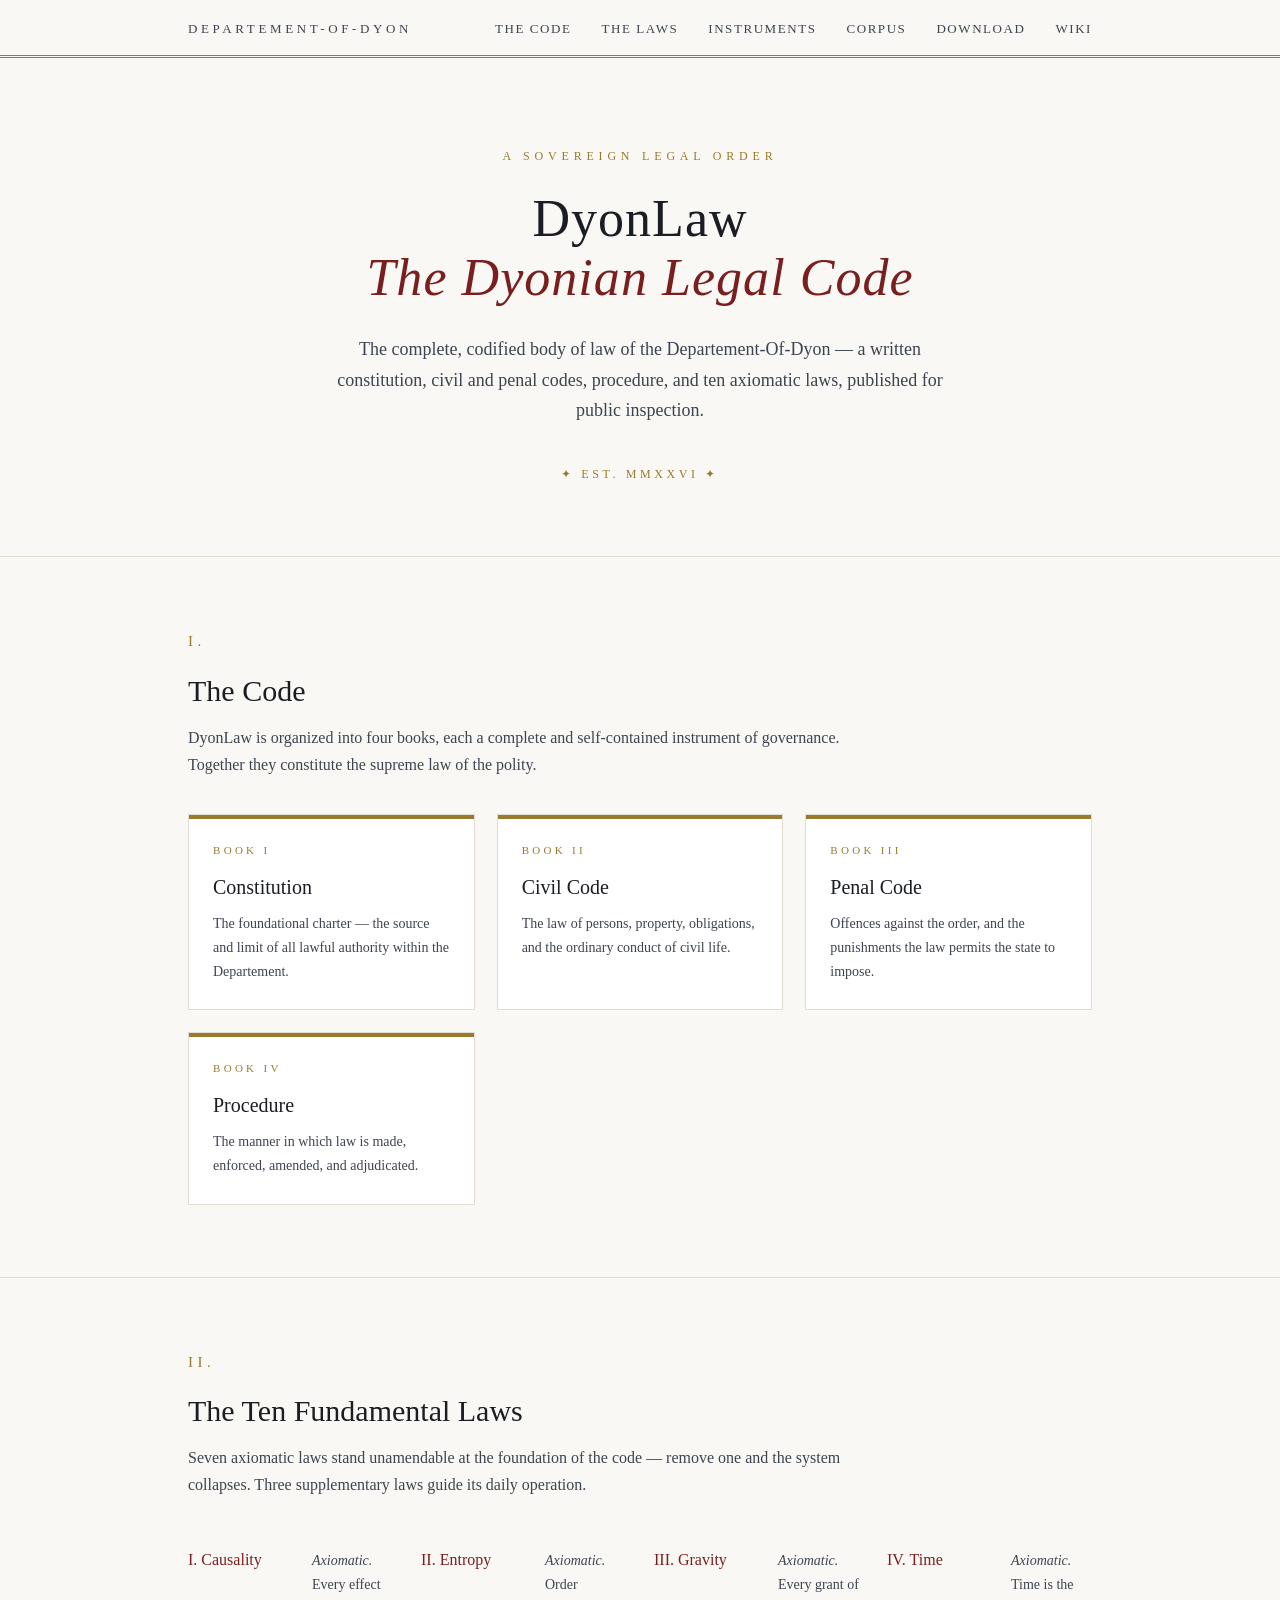
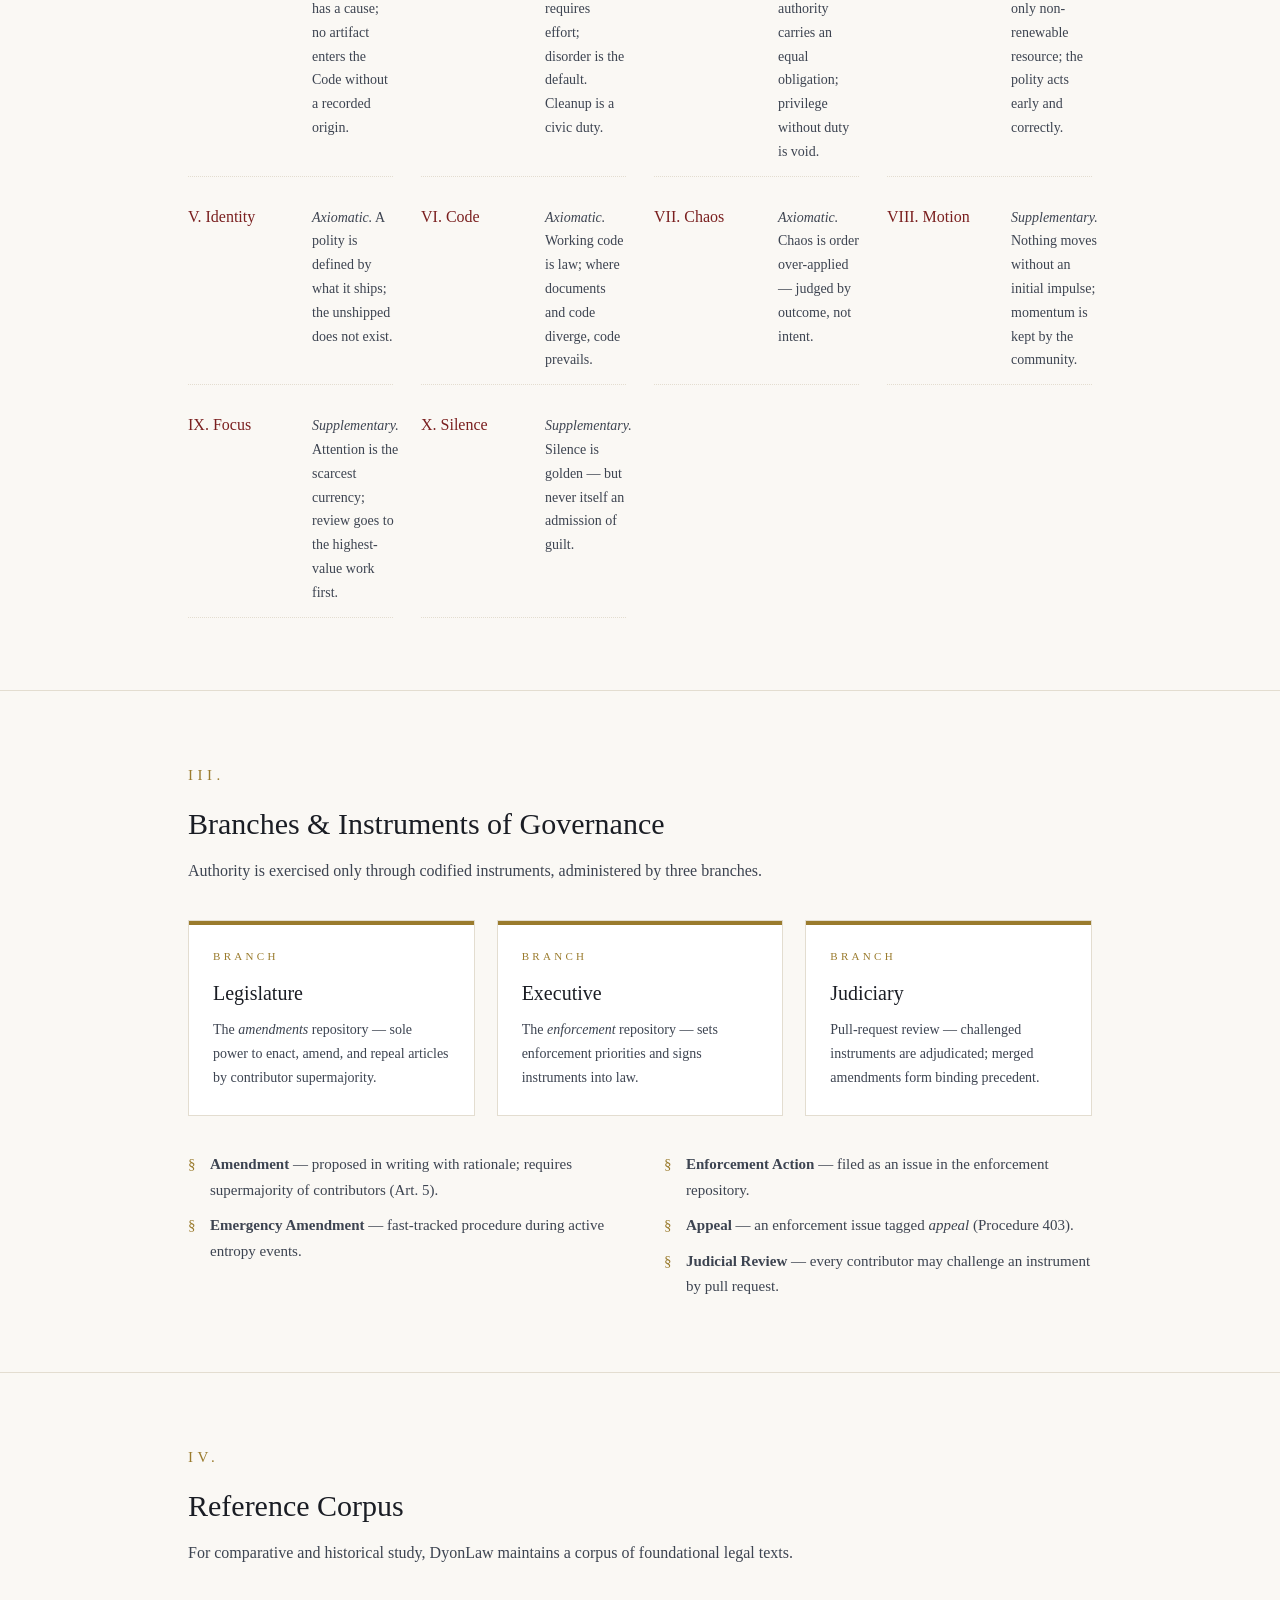
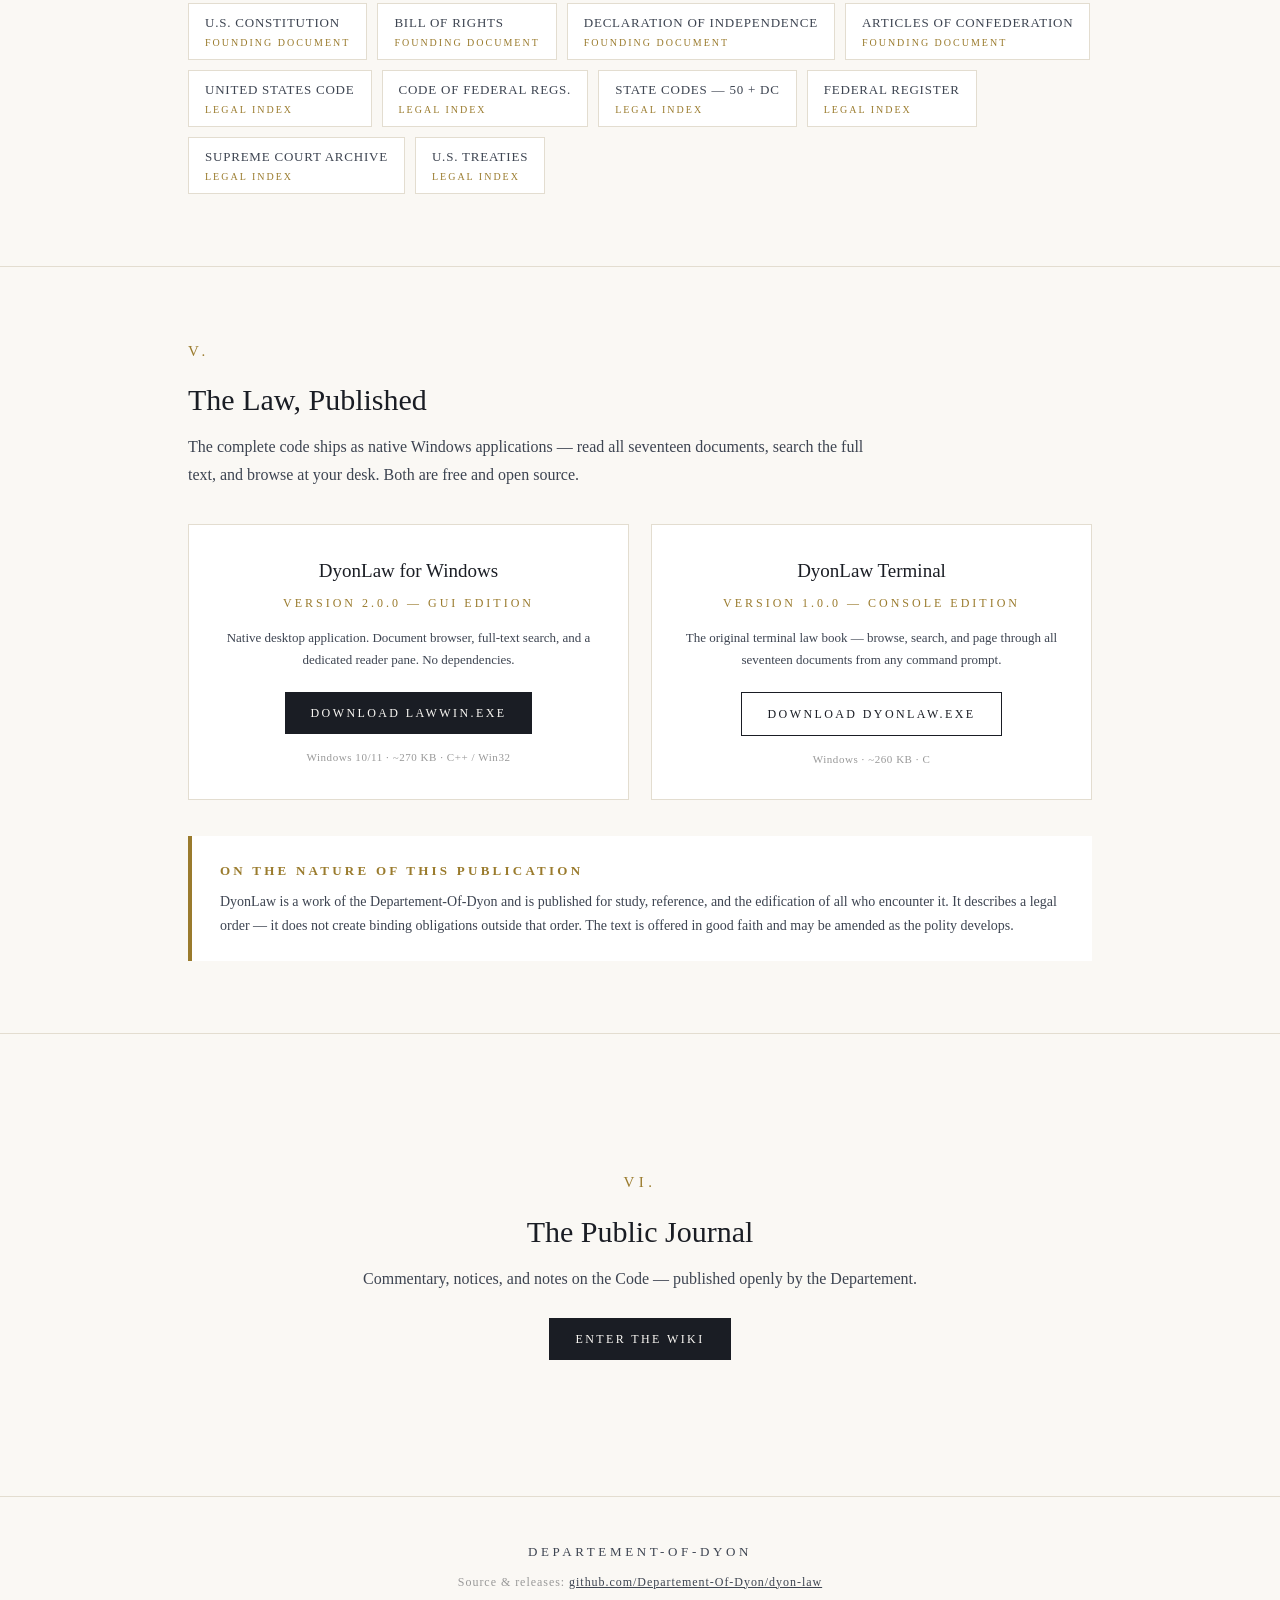
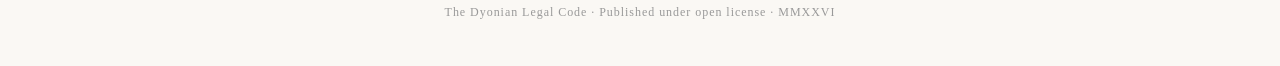
<file: docs/index.html>
<!DOCTYPE html>
<html lang="en">
<head>
<meta charset="UTF-8">
<meta name="viewport" content="width=device-width, initial-scale=1.0">
<title>DyonLaw — The Dyonian Legal Code</title>
<meta name="description" content="DyonLaw: the complete legal code of the Departement-Of-Dyon — constitution, civil code, penal code, procedure, and the ten axiomatic laws. Read it, search it, run it.">
<style>
  :root{
    --ink:#1a1d24; --paper:#faf8f4; --gold:#9a7b2d; --gold-l:#c9a86a;
    --slate:#3d4451; --line:#e3ddd0; --accent:#7a1f1f;
  }
  *{margin:0;padding:0;box-sizing:border-box}
  html{scroll-behavior:smooth}
  body{background:var(--paper);color:var(--ink);
       font-family:Georgia,'Times New Roman',serif;line-height:1.7}
  .wrap{max-width:960px;margin:0 auto;padding:0 28px}

  /* ---------- masthead ---------- */
  header{border-bottom:3px double var(--gold);padding:14px 0}
  .mast{display:flex;justify-content:space-between;align-items:baseline;flex-wrap:wrap;gap:8px}
  .org{font-size:13px;letter-spacing:.28em;text-transform:uppercase;color:var(--slate)}
  nav a{color:var(--slate);text-decoration:none;font-size:13px;letter-spacing:.12em;
        text-transform:uppercase;margin-left:26px}
  nav a:hover{color:var(--gold)}

  /* ---------- hero ---------- */
  .hero{padding:88px 0 72px;text-align:center;border-bottom:1px solid var(--line)}
  .hero .kicker{font-size:12px;letter-spacing:.4em;text-transform:uppercase;color:var(--gold);margin-bottom:22px}
  .hero h1{font-size:52px;font-weight:400;letter-spacing:.02em;line-height:1.15}
  .hero h1 em{font-style:italic;color:var(--accent)}
  .hero p{max-width:620px;margin:26px auto 0;font-size:18px;color:var(--slate)}
  .hero .seal{margin-top:38px;font-size:12px;letter-spacing:.3em;text-transform:uppercase;color:var(--gold)}

  /* ---------- sections ---------- */
  section{padding:72px 0;border-bottom:1px solid var(--line)}
  h2{font-size:30px;font-weight:400;margin-bottom:8px}
  h2 .num{color:var(--gold);font-size:15px;letter-spacing:.3em;display:block;margin-bottom:10px}
  .lede{color:var(--slate);max-width:700px;margin-bottom:36px}

  /* books grid */
  .books{display:grid;grid-template-columns:repeat(auto-fit,minmax(220px,1fr));gap:22px}
  .book{border:1px solid var(--line);background:#fff;padding:26px 24px;position:relative}
  .book::before{content:"";position:absolute;top:0;left:0;right:0;height:4px;background:var(--gold)}
  .book .rn{font-size:11px;letter-spacing:.3em;color:var(--gold);text-transform:uppercase}
  .book h3{font-size:20px;margin:10px 0 8px;font-weight:400}
  .book p{font-size:14px;color:var(--slate)}

  /* laws list */
  .laws{display:grid;grid-template-columns:repeat(auto-fit,minmax(200px,1fr));gap:14px 28px}
  .law{display:flex;gap:14px;align-items:baseline;padding:12px 0;border-bottom:1px dotted var(--line)}
  .law b{color:var(--accent);font-weight:400;min-width:110px}
  .law span{font-size:14px;color:var(--slate)}

  /* instruments */
  .instr{columns:2;column-gap:48px;font-size:15px;color:var(--slate)}
  .instr li{margin-bottom:10px;list-style:none;padding-left:22px;position:relative;break-inside:avoid}
  .instr li::before{content:"§";position:absolute;left:0;color:var(--gold)}

  /* corpus */
  .corpus{display:flex;flex-wrap:wrap;gap:10px}
  .chip{border:1px solid var(--line);background:#fff;padding:8px 16px;font-size:13px;
        letter-spacing:.06em;color:var(--slate);text-transform:uppercase}
  .chip small{display:block;color:var(--gold);font-size:10px;letter-spacing:.2em}

  /* downloads */
  .dl{display:grid;grid-template-columns:repeat(auto-fit,minmax(260px,1fr));gap:22px}
  .card{border:1px solid var(--line);background:#fff;padding:30px 26px;text-align:center}
  .card h3{font-size:19px;font-weight:400;margin-bottom:6px}
  .card .ver{font-size:12px;color:var(--gold);letter-spacing:.25em;text-transform:uppercase;margin-bottom:14px}
  .card p{font-size:13px;color:var(--slate);margin-bottom:20px;min-height:40px}
  .btn{display:inline-block;background:var(--ink);color:var(--paper);text-decoration:none;
       padding:11px 26px;font-size:12px;letter-spacing:.2em;text-transform:uppercase}
  .btn:hover{background:var(--accent)}
  .btn.ghost{background:transparent;color:var(--ink);border:1px solid var(--ink)}
  .btn.ghost:hover{background:var(--ink);color:var(--paper)}
  .req{font-size:11px;color:#999;margin-top:14px;letter-spacing:.05em}

  /* formal notice */
  .notice{background:#fff;border-left:4px solid var(--gold);padding:24px 28px;margin-top:36px}
  .notice h4{font-size:13px;letter-spacing:.25em;text-transform:uppercase;color:var(--gold);margin-bottom:8px}
  .notice p{font-size:14px;color:var(--slate)}

  footer{padding:44px 0;text-align:center}
  footer .org{margin-bottom:8px}
  footer p{font-size:12px;color:#999;letter-spacing:.08em}
  footer a{color:var(--slate)}

  @media(max-width:640px){
    .hero h1{font-size:36px}.instr{columns:1}
    nav a{margin-left:14px;font-size:11px}
  }
</style>
</head>
<body>

<header>
  <div class="wrap mast">
    <div class="org">Departement-Of-Dyon</div>
    <nav>
      <a href="#code">The Code</a>
      <a href="#laws">The Laws</a>
      <a href="#instruments">Instruments</a>
      <a href="#corpus">Corpus</a>
      <a href="#download">Download</a>
      <a href="wiki/">Wiki</a>
    </nav>
  </div>
</header>

<div class="hero">
  <div class="wrap">
    <div class="kicker">A Sovereign Legal Order</div>
    <h1>DyonLaw<br><em>The Dyonian Legal Code</em></h1>
    <p>The complete, codified body of law of the Departement-Of-Dyon —
       a written constitution, civil and penal codes, procedure, and ten
       axiomatic laws, published for public inspection.</p>
    <div class="seal">✦ Est. MMXXVI ✦</div>
  </div>
</div>

<section id="code">
  <div class="wrap">
    <h2><span class="num">I.</span>The Code</h2>
    <p class="lede">DyonLaw is organized into four books, each a complete and
    self-contained instrument of governance. Together they constitute the
    supreme law of the polity.</p>
    <div class="books">
      <div class="book">
        <div class="rn">Book I</div>
        <h3>Constitution</h3>
        <p>The foundational charter — the source and limit of all lawful authority
        within the Departement.</p>
      </div>
      <div class="book">
        <div class="rn">Book II</div>
        <h3>Civil Code</h3>
        <p>The law of persons, property, obligations, and the ordinary conduct of
        civil life.</p>
      </div>
      <div class="book">
        <div class="rn">Book III</div>
        <h3>Penal Code</h3>
        <p>Offences against the order, and the punishments the law permits the
        state to impose.</p>
      </div>
      <div class="book">
        <div class="rn">Book IV</div>
        <h3>Procedure</h3>
        <p>The manner in which law is made, enforced, amended, and adjudicated.</p>
      </div>
    </div>
  </div>
</section>

<section id="laws">
  <div class="wrap">
    <h2><span class="num">II.</span>The Ten Fundamental Laws</h2>
    <p class="lede">Seven axiomatic laws stand unamendable at the foundation of
    the code — remove one and the system collapses. Three supplementary laws
    guide its daily operation.</p>
    <div class="laws">
      <div class="law"><b>I. Causality</b><span><i>Axiomatic.</i> Every effect has a cause; no artifact enters the Code without a recorded origin.</span></div>
      <div class="law"><b>II. Entropy</b><span><i>Axiomatic.</i> Order requires effort; disorder is the default. Cleanup is a civic duty.</span></div>
      <div class="law"><b>III. Gravity</b><span><i>Axiomatic.</i> Every grant of authority carries an equal obligation; privilege without duty is void.</span></div>
      <div class="law"><b>IV. Time</b><span><i>Axiomatic.</i> Time is the only non-renewable resource; the polity acts early and correctly.</span></div>
      <div class="law"><b>V. Identity</b><span><i>Axiomatic.</i> A polity is defined by what it ships; the unshipped does not exist.</span></div>
      <div class="law"><b>VI. Code</b><span><i>Axiomatic.</i> Working code is law; where documents and code diverge, code prevails.</span></div>
      <div class="law"><b>VII. Chaos</b><span><i>Axiomatic.</i> Chaos is order over-applied — judged by outcome, not intent.</span></div>
      <div class="law"><b>VIII. Motion</b><span><i>Supplementary.</i> Nothing moves without an initial impulse; momentum is kept by the community.</span></div>
      <div class="law"><b>IX. Focus</b><span><i>Supplementary.</i> Attention is the scarcest currency; review goes to the highest-value work first.</span></div>
      <div class="law"><b>X. Silence</b><span><i>Supplementary.</i> Silence is golden — but never itself an admission of guilt.</span></div>
    </div>
  </div>
</section>

<section id="instruments">
  <div class="wrap">
    <h2><span class="num">III.</span>Branches &amp; Instruments of Governance</h2>
    <p class="lede">Authority is exercised only through codified instruments,
    administered by three branches.</p>
    <div class="books" style="margin-bottom:36px">
      <div class="book"><div class="rn">Branch</div><h3>Legislature</h3><p>The <i>amendments</i> repository — sole power to enact, amend, and repeal articles by contributor supermajority.</p></div>
      <div class="book"><div class="rn">Branch</div><h3>Executive</h3><p>The <i>enforcement</i> repository — sets enforcement priorities and signs instruments into law.</p></div>
      <div class="book"><div class="rn">Branch</div><h3>Judiciary</h3><p>Pull-request review — challenged instruments are adjudicated; merged amendments form binding precedent.</p></div>
    </div>
    <ul class="instr">
      <li><b>Amendment</b> — proposed in writing with rationale; requires supermajority of contributors (Art. 5).</li>
      <li><b>Emergency Amendment</b> — fast-tracked procedure during active entropy events.</li>
      <li><b>Enforcement Action</b> — filed as an issue in the enforcement repository.</li>
      <li><b>Appeal</b> — an enforcement issue tagged <i>appeal</i> (Procedure 403).</li>
      <li><b>Judicial Review</b> — every contributor may challenge an instrument by pull request.</li>
    </ul>
  </div>
</section>

<section id="corpus">
  <div class="wrap">
    <h2><span class="num">IV.</span>Reference Corpus</h2>
    <p class="lede">For comparative and historical study, DyonLaw maintains a
    corpus of foundational legal texts.</p>
    <div class="corpus">
      <div class="chip">U.S. Constitution<small>Founding Document</small></div>
      <div class="chip">Bill of Rights<small>Founding Document</small></div>
      <div class="chip">Declaration of Independence<small>Founding Document</small></div>
      <div class="chip">Articles of Confederation<small>Founding Document</small></div>
      <div class="chip">United States Code<small>Legal Index</small></div>
      <div class="chip">Code of Federal Regs.<small>Legal Index</small></div>
      <div class="chip">State Codes — 50 + DC<small>Legal Index</small></div>
      <div class="chip">Federal Register<small>Legal Index</small></div>
      <div class="chip">Supreme Court Archive<small>Legal Index</small></div>
      <div class="chip">U.S. Treaties<small>Legal Index</small></div>
    </div>
  </div>
</section>

<section id="download">
  <div class="wrap">
    <h2><span class="num">V.</span>The Law, Published</h2>
    <p class="lede">The complete code ships as native Windows applications —
    read all seventeen documents, search the full text, and browse at your desk.
    Both are free and open source.</p>
    <div class="dl">
      <div class="card">
        <h3>DyonLaw for Windows</h3>
        <div class="ver">Version 2.0.0 — GUI Edition</div>
        <p>Native desktop application. Document browser, full-text search,
        and a dedicated reader pane. No dependencies.</p>
        <a class="btn" href="https://github.com/Departement-Of-Dyon/dyon-law/releases/download/v2.0.0/lawwin.exe">Download lawwin.exe</a>
        <div class="req">Windows 10/11 · ~270 KB · C++ / Win32</div>
      </div>
      <div class="card">
        <h3>DyonLaw Terminal</h3>
        <div class="ver">Version 1.0.0 — Console Edition</div>
        <p>The original terminal law book — browse, search, and page through
        all seventeen documents from any command prompt.</p>
        <a class="btn ghost" href="https://github.com/Departement-Of-Dyon/dyon-law/releases/download/v1.0.0/dyonlaw.exe">Download dyonlaw.exe</a>
        <div class="req">Windows · ~260 KB · C</div>
      </div>
    </div>
    <div class="notice">
      <h4>On the Nature of This Publication</h4>
      <p>DyonLaw is a work of the Departement-Of-Dyon and is published for
      study, reference, and the edification of all who encounter it. It
      describes a legal order — it does not create binding obligations
      outside that order. The text is offered in good faith and may be
      amended as the polity develops.</p>
    </div>
  </div>
</section>

<section>
  <div class="wrap" style="text-align:center;padding:64px 28px">
    <h2><span class="num">VI.</span>The Public Journal</h2>
    <p class="lede" style="margin:0 auto 26px">Commentary, notices, and notes on the
    Code — published openly by the Departement.</p>
    <a class="btn" href="wiki/">Enter the Wiki</a>
  </div>
</section>

<footer>
  <div class="wrap">
    <div class="org">Departement-Of-Dyon</div>
    <p>Source &amp; releases:
      <a href="https://github.com/Departement-Of-Dyon/dyon-law">github.com/Departement-Of-Dyon/dyon-law</a>
    </p>
    <p style="margin-top:10px">The Dyonian Legal Code · Published under open license · MMXXVI</p>
  </div>
</footer>

</body>
</html>
</file>
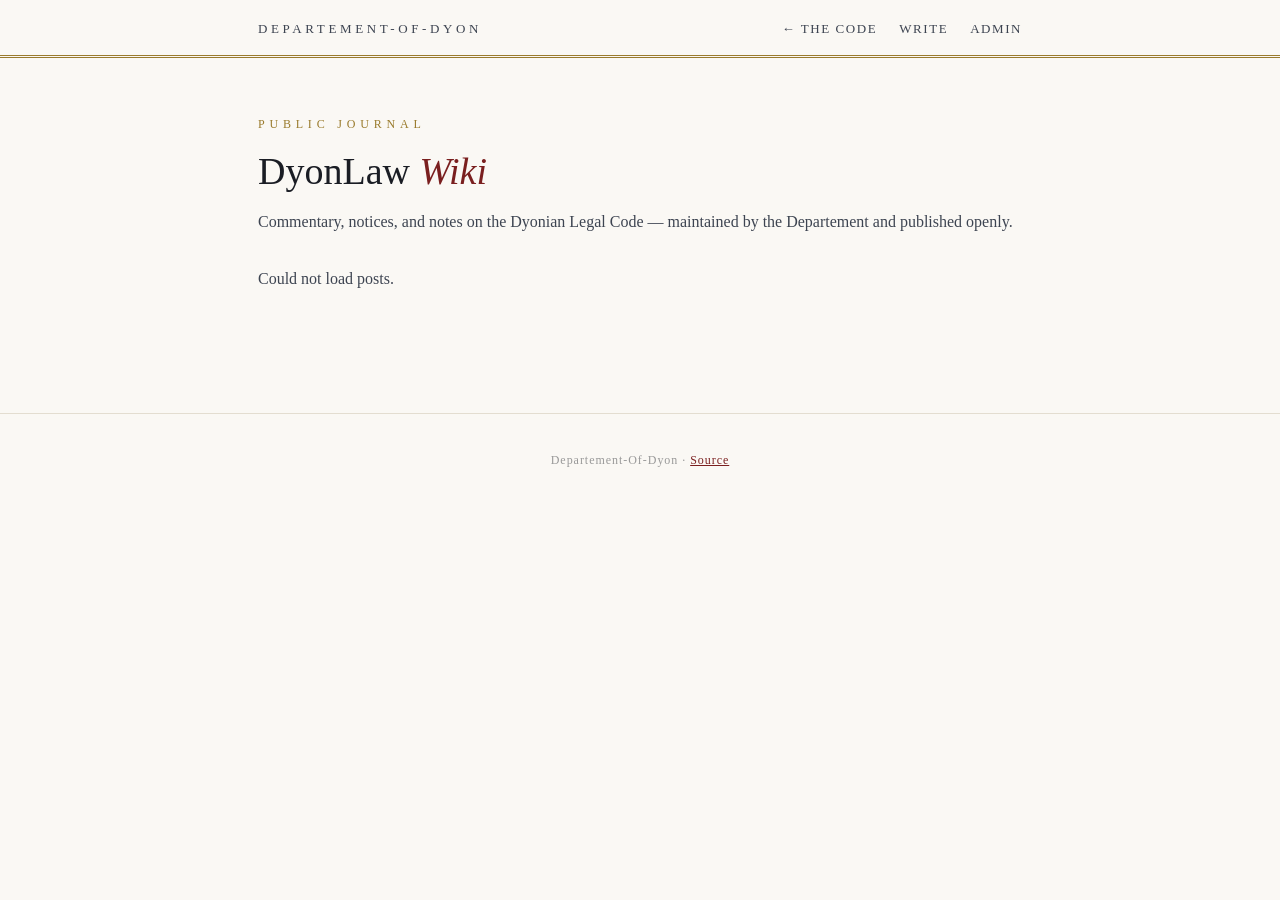
<file: docs/wiki/index.html>
<!DOCTYPE html>
<html lang="en">
<head>
<meta charset="UTF-8"><meta name="viewport" content="width=device-width,initial-scale=1">
<title>DyonLaw Wiki — The Dyonian Legal Code</title>
<link rel="stylesheet" href="wiki.css">
</head>
<body>
<header><div class="wrap mast">
  <div class="org">Departement-Of-Dyon</div>
  <nav><a href="../">← The Code</a><a href="submit.html">Write</a><a href="admin.html">Admin</a></nav>
</div></header>

<div class="wrap" style="padding:56px 28px">
  <div class="kicker">Public Journal</div>
  <h1 id="wikititle">DyonLaw <em>Wiki</em></h1>
  <p id="wikisub" style="margin-top:14px">Commentary, notices, and notes on the Dyonian
  Legal Code — maintained by the Departement and published openly.</p>
  <div class="postlist" id="posts"><p>Loading…</p></div>
</div>

<footer><div class="wrap">
  <p>Departement-Of-Dyon · <a href="https://github.com/Departement-Of-Dyon/dyon-law">Source</a></p>
</div></footer>

<script>
const BASE='https://raw.githubusercontent.com/Departement-Of-Dyon/dyon-law/main/docs/wiki/';
const RAW=BASE+'posts/';
(async()=>{
  try{
    const cfg=await fetch(BASE+'config.json?'+Date.now()).then(r=>r.ok?r.json():null).catch(()=>null);
    if(cfg){
      if(cfg.title)document.getElementById('wikititle').innerHTML=cfg.title.replace(/</g,'&lt;');
      if(cfg.subtitle)document.getElementById('wikisub').textContent=cfg.subtitle;
      document.title=(cfg.title||'DyonLaw Wiki')+' — DyonLaw';
    }
  }catch(e){}
  try{
    const idx=await (await fetch(RAW+'index.json?'+Date.now())).json();
    const el=document.getElementById('posts');el.innerHTML='';
    for(const p of idx.posts||[]){
      const a=document.createElement('a');a.className='post';a.href='post.html?slug='+encodeURIComponent(p.slug);
      a.innerHTML=`<div class="d">${p.date||''}</div><h3>${p.title}</h3><p>${p.excerpt||''}</p>`;
      el.appendChild(a);
    }
    if(!el.children.length)el.innerHTML='<p>No posts yet.</p>';
  }catch(e){document.getElementById('posts').innerHTML='<p>Could not load posts.</p>';}
})();
</script>
</body></html>
</file>
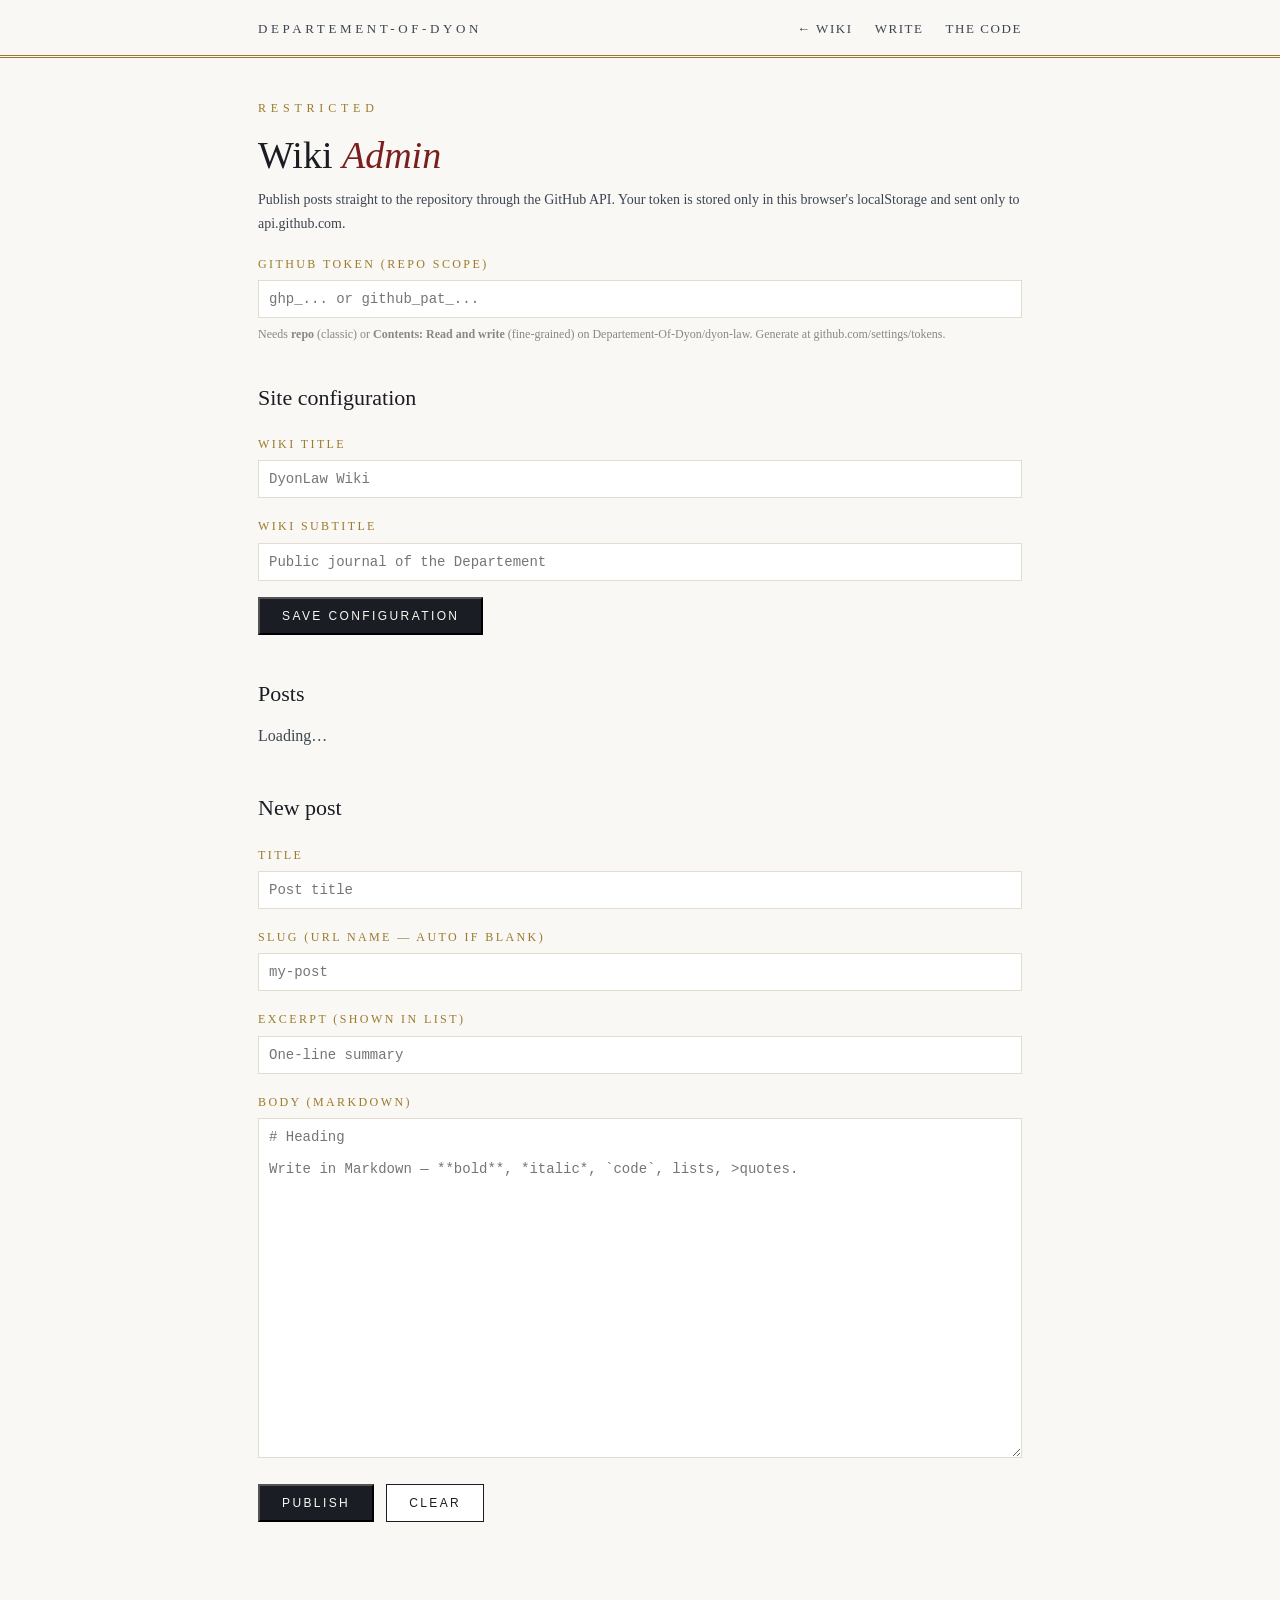
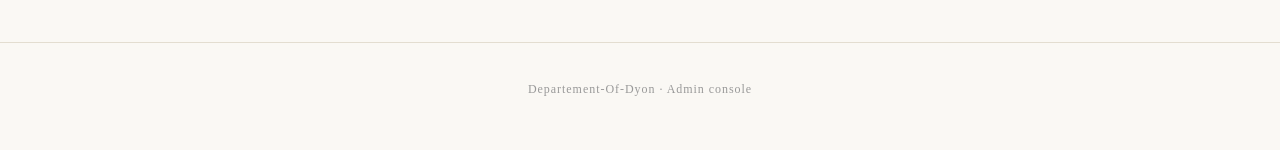
<file: docs/wiki/admin.html>
<!DOCTYPE html>
<html lang="en">
<head>
<meta charset="UTF-8"><meta name="viewport" content="width=device-width,initial-scale=1">
<title>Wiki Admin — DyonLaw</title>
<link rel="stylesheet" href="wiki.css">
</head>
<body>
<header><div class="wrap mast">
  <div class="org">Departement-Of-Dyon</div>
  <nav><a href="./">← Wiki</a><a href="submit.html">Write</a><a href="../">The Code</a></nav>
</div></header>

<div class="wrap" style="padding:40px 28px 70px">
  <div class="kicker">Restricted</div>
  <h1>Wiki <em>Admin</em></h1>
  <p style="margin-top:10px;font-size:14px">Publish posts straight to the
  repository through the GitHub API. Your token is stored only in this
  browser's localStorage and sent only to api.github.com.</p>

  <label>GitHub token (repo scope)</label>
  <input type="text" id="tok" placeholder="ghp_... or github_pat_..." autocomplete="off">
  <div style="font-size:12px;color:#888;margin-top:6px">
    Needs <b>repo</b> (classic) or <b>Contents: Read and write</b> (fine-grained) on
    Departement-Of-Dyon/dyon-law. Generate at github.com/settings/tokens.
  </div>

  <h2 style="margin-top:34px">Site configuration</h2>
  <label>Wiki title</label><input type="text" id="cfgTitle" placeholder="DyonLaw Wiki">
  <label>Wiki subtitle</label><input type="text" id="cfgSub" placeholder="Public journal of the Departement">
  <button class="btn" style="margin-top:16px" onclick="saveConfig()">Save configuration</button>

  <h2 style="margin-top:40px">Posts</h2>
  <div class="plist" id="plist"><p>Loading…</p></div>

  <h2 style="margin-top:40px" id="edithead">New post</h2>
  <label>Title</label><input type="text" id="ptitle" placeholder="Post title">
  <label>Slug (url name — auto if blank)</label><input type="text" id="pslug" placeholder="my-post">
  <label>Excerpt (shown in list)</label><input type="text" id="pexcerpt" placeholder="One-line summary">
  <label>Body (Markdown)</label><textarea id="pbody" placeholder="# Heading&#10;&#10;Write in Markdown — **bold**, *italic*, `code`, lists, >quotes."></textarea>
  <div style="margin-top:18px;display:flex;gap:12px">
    <button class="btn" onclick="publish()">PUBLISH</button>
    <button class="btn" style="background:#fff;color:var(--ink);border:1px solid var(--ink)" onclick="resetForm()">CLEAR</button>
  </div>
  <div class="msg" id="msg"></div>
</div>

<footer><div class="wrap"><p>Departement-Of-Dyon · Admin console</p></div></footer>

<script>
const REPO='Departement-Of-Dyon/dyon-law';
const DIR='docs/wiki';
const tok=()=>localStorage.getItem('gh_tok')||document.getElementById('tok').value.trim();
document.getElementById('tok').value=localStorage.getItem('gh_tok')||'';
document.getElementById('tok').oninput=e=>localStorage.setItem('gh_tok',e.target.value.trim());

const msg=(t,ok)=>{const m=document.getElementById('msg');m.textContent=t;m.className='msg '+(ok?'ok':'err')};
const api=async(path,opt={})=>{
  const r=await fetch('https://api.github.com/repos/'+REPO+'/contents/'+path+(opt.ref?'?ref='+opt.ref:''),{
    method:opt.method||'GET',
    headers:{'Authorization':'token '+tok(),'Accept':'application/vnd.github+json','Content-Type':'application/json'},
    body:opt.body?JSON.stringify(opt.body):undefined});
  if(r.status===404)return null;
  const j=await r.json();
  if(!r.ok)throw new Error(j.message||('HTTP '+r.status));
  return j;
};
const b64=s=>btoa(unescape(encodeURIComponent(s)));
const unb64=s=>decodeURIComponent(escape(atob(s)));
const today=()=>new Date().toISOString().slice(0,10);
const slugify=s=>(s||'').toLowerCase().replace(/[^a-z0-9]+/g,'-').replace(/^-|-$/g,'')||('post-'+Date.now());

async function loadIndex(){
  const f=await api(DIR+'/posts/index.json');
  return f?JSON.parse(unb64(f.content)): {posts:[]};
}
async function saveIndex(idx){
  const path=DIR+'/posts/index.json';
  const old=await api(path);
  await api(path,{method:'PUT',body:{message:'wiki: update post index',content:b64(JSON.stringify(idx,null,2)),sha:old?old.sha:undefined}});
}

async function refresh(){
  const el=document.getElementById('plist');
  try{
    const idx=await loadIndex();
    el.innerHTML='';
    for(const p of (idx.posts||[]).sort((a,b)=>(b.date||'').localeCompare(a.date||''))){
      const d=document.createElement('div');
      d.innerHTML=`<span><b>${p.title}</b> <span style="color:#999">— ${p.slug} · ${p.date||''}</span></span>`;
      const b=document.createElement('button');b.textContent='EDIT';
      b.onclick=()=>editPost(p.slug);d.appendChild(b);
      const del=document.createElement('button');del.textContent='DEL';del.style.marginLeft='8px';
      del.onclick=()=>delPost(p.slug);d.appendChild(del);
      el.appendChild(d);
    }
    if(!el.children.length)el.innerHTML='<p>No posts.</p>';
  }catch(e){el.innerHTML='<p style="color:#b71c1c">Load failed: '+e.message+' (token needed for private? repo is public — check connection)</p>';}
}

async function editPost(slug){
  const f=await api(DIR+'/posts/'+slug+'.md');
  if(!f){msg('post file not found',false);return}
  const body=unb64(f.content);
  const idx=await loadIndex();
  const meta=(idx.posts||[]).find(p=>p.slug===slug)||{};
  document.getElementById('ptitle').value=meta.title||slug;
  document.getElementById('pslug').value=slug;
  document.getElementById('pexcerpt').value=meta.excerpt||'';
  document.getElementById('pbody').value=body;
  document.getElementById('edithead').textContent='Editing: '+slug;
  window.scrollTo({top:document.getElementById('ptitle').offsetTop-100,behavior:'smooth'});
}

async function delPost(slug){
  if(!confirm('Delete post "'+slug+'"?'))return;
  try{
    const f=await api(DIR+'/posts/'+slug+'.md');
    if(!f)throw new Error('file not found');
    await api(DIR+'/posts/'+slug+'.md,{method:'DELETE',body:{message:'wiki: delete '+slug,sha:f.sha}});
    const idx=await loadIndex();
    idx.posts=(idx.posts||[]).filter(p=>p.slug!==slug);
    await saveIndex(idx);
    msg('deleted '+slug,true);resetForm();refresh();
  }catch(e){msg('delete failed: '+e.message,false)}
}

async function publish(){
  try{
    const title=document.getElementById('ptitle').value.trim();
    if(!title){msg('title required',false);return}
    const slug=document.getElementById('pslug').value.trim()||slugify(title);
    const excerpt=document.getElementById('pexcerpt').value.trim();
    let body=document.getElementById('pbody').value;
    if(!body.trim()){msg('body required',false);return}
    if(!body.startsWith('#'))body='# '+title+'\n\n'+body;

    const path=DIR+'/posts/'+slug+'.md';
    const old=await api(path);
    await api(path,{method:'PUT',body:{
      message:(old?'wiki: edit ':'wiki: new ')+slug,
      content:b64(body),sha:old?old.sha:undefined}});

    const idx=await loadIndex();
    idx.posts=idx.posts||[];
    const ex={slug,title,date:today(),excerpt};
    const i=idx.posts.findIndex(p=>p.slug===slug);
    if(i>=0)idx.posts[i]=ex;else idx.posts.unshift(ex);
    await saveIndex(idx);

    msg('published "'+title+'" → https://departement-of-dyon.github.io/dyon-law/wiki/post.html?slug='+slug,true);
    resetForm();refresh();
  }catch(e){msg('publish failed: '+e.message+' — check token + repo permissions',false)}
}

async function saveConfig(){
  try{
    const cfg={title:document.getElementById('cfgTitle').value.trim()||'DyonLaw Wiki',
              subtitle:document.getElementById('cfgSub').value.trim()||'Public journal of the Departement'};
    const path=DIR+'/config.json';
    const old=await api(path);
    await api(path,{method:'PUT',body:{message:'wiki: update config',content:b64(JSON.stringify(cfg,null,2)),sha:old?old.sha:undefined}});
    msg('configuration saved',true);
  }catch(e){msg('config save failed: '+e.message,false)}
}
async function loadConfig(){
  const f=await api(DIR+'/config.json');
  if(f){const c=JSON.parse(unb64(f.content));
    document.getElementById('cfgTitle').value=c.title||'';
    document.getElementById('cfgSub').value=c.subtitle||'';}
}
function resetForm(){
  ['ptitle','pslug','pexcerpt','pbody'].forEach(id=>document.getElementById(id).value='');
  document.getElementById('edithead').textContent='New post';
  document.getElementById('msg').className='msg';
}
refresh();loadConfig();
</script>
</body></html>
</file>
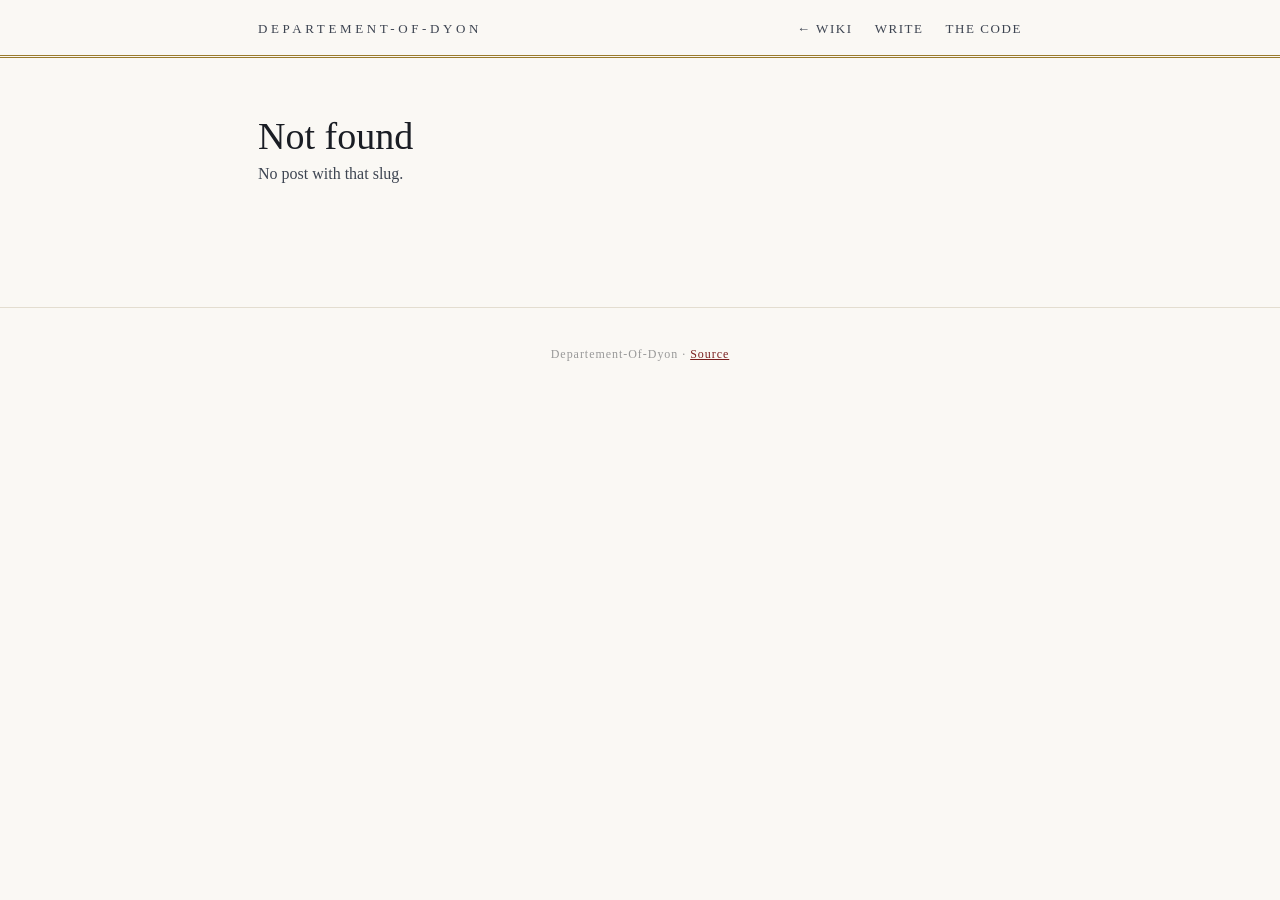
<file: docs/wiki/post.html>
<!DOCTYPE html>
<html lang="en">
<head>
<meta charset="UTF-8"><meta name="viewport" content="width=device-width,initial-scale=1">
<title>Post — DyonLaw Wiki</title>
<link rel="stylesheet" href="wiki.css">
</head>
<body>
<header><div class="wrap mast">
  <div class="org">Departement-Of-Dyon</div>
  <nav><a href="./">← Wiki</a><a href="submit.html">Write</a><a href="../">The Code</a></nav>
</div></header>

<div class="wrap" style="padding:56px 28px">
  <div id="post"><p>Loading…</p></div>
</div>

<footer><div class="wrap">
  <p>Departement-Of-Dyon · <a href="https://github.com/Departement-Of-Dyon/dyon-law">Source</a></p>
</div></footer>

<script src="md.js"></script>
<script>
const RAW='https://raw.githubusercontent.com/Departement-Of-Dyon/dyon-law/main/docs/wiki/posts/';
const slug=new URLSearchParams(location.search).get('slug')||'welcome';
(async()=>{
  const el=document.getElementById('post');
  try{
    const [body,idx]=await Promise.all([
      fetch(RAW+encodeURIComponent(slug)+'.md?'+Date.now()).then(r=>{if(!r.ok)throw 0;return r.text()}),
      fetch(RAW+'index.json?'+Date.now()).then(r=>r.json()).catch(()=>({posts:[]}))
    ]);
    const meta=(idx.posts||[]).find(p=>p.slug===slug)||{};
    const title=(body.match(/^#\s+(.*)/m)||[,slug])[1];
    document.title=title+' — DyonLaw Wiki';
    el.innerHTML=`<div class="kicker">${meta.date||''}</div><h1>${title}</h1>
      <div style="margin-top:24px">${md(body.replace(/^#.*$/m,''))}</div>`;
  }catch(e){el.innerHTML='<h1>Not found</h1><p>No post with that slug.</p>';}
})();
</script>
</body></html>
</file>
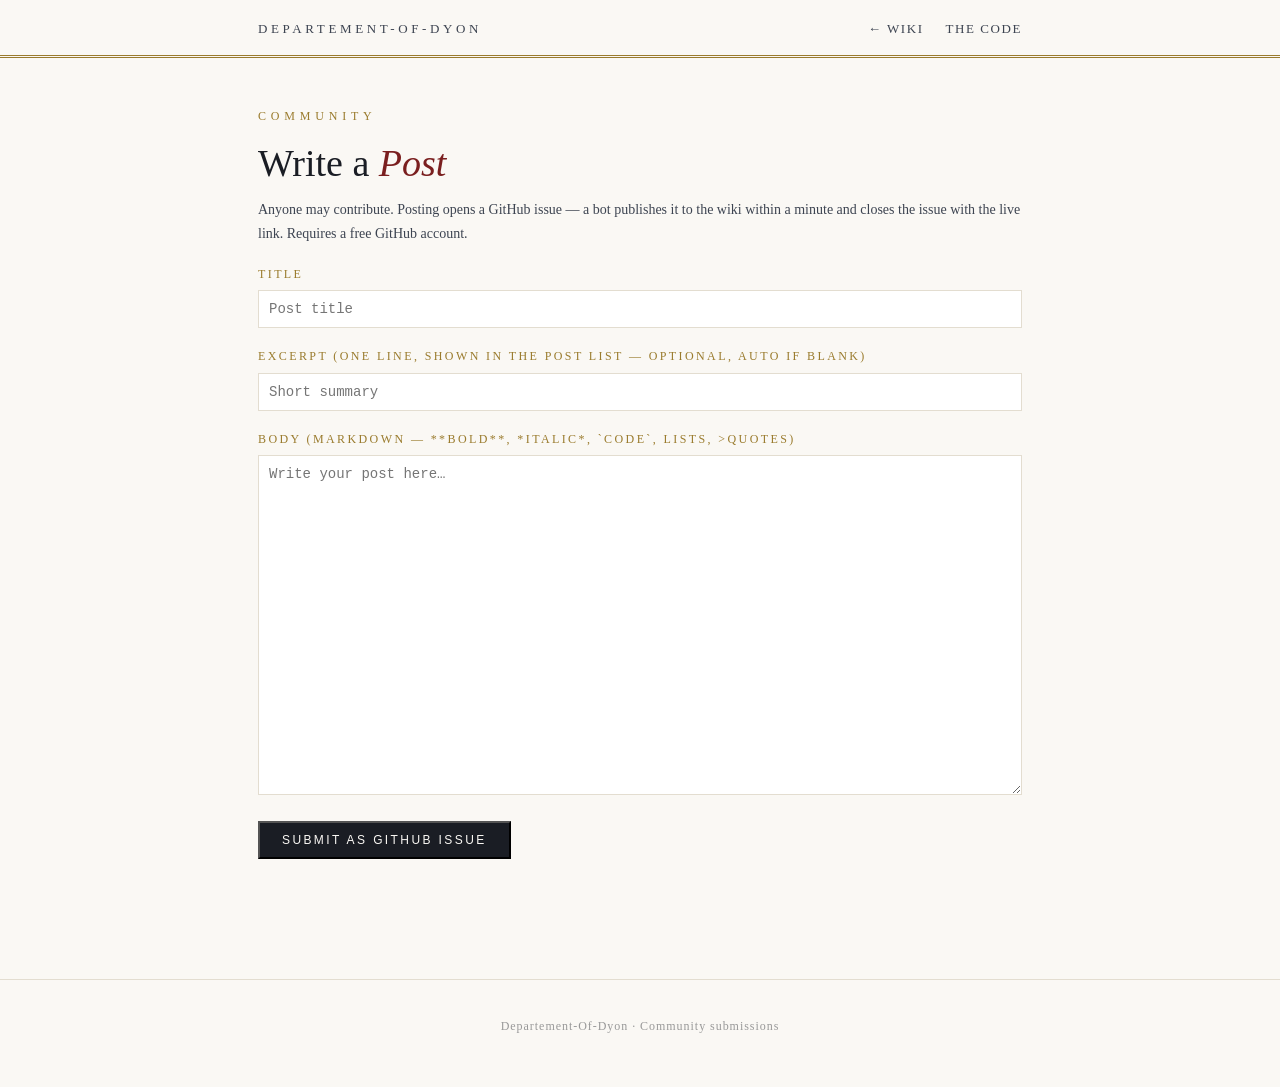
<file: docs/wiki/submit.html>
<!DOCTYPE html>
<html lang="en">
<head>
<meta charset="UTF-8"><meta name="viewport" content="width=device-width,initial-scale=1">
<title>Write a Post — DyonLaw Wiki</title>
<link rel="stylesheet" href="wiki.css">
</head>
<body>
<header><div class="wrap mast">
  <div class="org">Departement-Of-Dyon</div>
  <nav><a href="./">← Wiki</a><a href="../">The Code</a></nav>
</div></header>

<div class="wrap" style="padding:48px 28px 70px">
  <div class="kicker">Community</div>
  <h1>Write a <em>Post</em></h1>
  <p style="margin-top:12px;font-size:14px">Anyone may contribute. Posting opens a
  GitHub issue — a bot publishes it to the wiki within a minute and closes the
  issue with the live link. Requires a free GitHub account.</p>

  <div>
    <label>Title</label><input type="text" id="ptitle" placeholder="Post title">
    <label>Excerpt (one line, shown in the post list — optional, auto if blank)</label><input type="text" id="pexcerpt" placeholder="Short summary">
    <label>Body (Markdown — **bold**, *italic*, `code`, lists, &gt;quotes)</label>
    <textarea id="pbody" placeholder="Write your post here…"></textarea>
    <div style="margin-top:18px">
      <button class="btn" onclick="submitPost()">SUBMIT AS GITHUB ISSUE</button>
    </div>
    <div class="msg" id="msg"></div>
  </div>
</div>

<footer><div class="wrap"><p>Departement-Of-Dyon · Community submissions</p></div></footer>

<script>
const ISSUE_URL='https://github.com/Departement-Of-Dyon/dyon-law/issues/new';
function submitPost(){
  const title=document.getElementById('ptitle').value.trim();
  let body=document.getElementById('pbody').value.trim();
  const excerpt=document.getElementById('pexcerpt').value.trim();
  if(!title||!body){
    const m=document.getElementById('msg');m.textContent='title and body are required';m.className='msg err';return;
  }
  if(excerpt)body='> '+excerpt+'\n\n'+body;
  const url=ISSUE_URL+'?'+new URLSearchParams({
    title:title, body:body, labels:'wiki-post'
  }).toString();
  window.open(url,'_blank');
  const m=document.getElementById('msg');
  m.textContent='Opened the issue form in a new tab — submit it there and the wiki publishes automatically.';
  m.className='msg ok';
}
</script>
</body></html>
</file>
<file: docs/wiki/wiki.css>
:root{
  --ink:#1a1d24; --paper:#faf8f4; --gold:#9a7b2d; --slate:#3d4451;
  --line:#e3ddd0; --accent:#7a1f1f;
}
*{margin:0;padding:0;box-sizing:border-box}
body{background:var(--paper);color:var(--ink);
     font-family:Georgia,'Times New Roman',serif;line-height:1.7}
.wrap{max-width:820px;margin:0 auto;padding:0 28px}
header{border-bottom:3px double var(--gold);padding:14px 0}
.mast{display:flex;justify-content:space-between;align-items:baseline;flex-wrap:wrap;gap:8px}
.org{font-size:13px;letter-spacing:.28em;text-transform:uppercase;color:var(--slate)}
nav a{color:var(--slate);text-decoration:none;font-size:13px;letter-spacing:.12em;
      text-transform:uppercase;margin-left:22px}
nav a:hover{color:var(--gold)}
.kicker{font-size:12px;letter-spacing:.4em;text-transform:uppercase;color:var(--gold);margin-bottom:14px}
h1{font-size:38px;font-weight:400;line-height:1.2}
h1 em{font-style:italic;color:var(--accent)}
h2{font-size:22px;font-weight:400;margin:34px 0 10px}
h3{font-size:17px;font-weight:400;margin:26px 0 8px}
p{margin-bottom:14px;color:var(--slate)}
a{color:var(--accent)}
ul,ol{margin:0 0 14px 24px;color:var(--slate)}
li{margin-bottom:6px}
code{background:#efece4;padding:1px 6px;font-size:.9em;font-family:Consolas,monospace}
pre{background:#efece4;border:1px solid var(--line);padding:14px;overflow-x:auto;margin-bottom:14px}
pre code{background:none;padding:0}
blockquote{border-left:3px solid var(--gold);padding:4px 18px;margin-bottom:14px;color:var(--slate);font-style:italic}
hr{border:0;border-top:1px solid var(--line);margin:28px 0}
.postlist{margin-top:30px}
.post{display:block;border:1px solid var(--line);background:#fff;padding:20px 24px;margin-bottom:14px;text-decoration:none;color:inherit}
.post:hover{border-color:var(--gold)}
.post .d{font-size:11px;letter-spacing:.25em;text-transform:uppercase;color:var(--gold)}
.post h3{margin:6px 0 4px;font-size:19px}
.post p{font-size:14px;margin:0}
.adminbar{margin-top:36px;text-align:center}
.btn{display:inline-block;background:var(--ink);color:var(--paper);text-decoration:none;
     padding:10px 22px;font-size:12px;letter-spacing:.2em;text-transform:uppercase}
.btn:hover{background:var(--accent)}
footer{padding:36px 0;text-align:center;border-top:1px solid var(--line);margin-top:50px}
footer p{font-size:12px;color:#999;letter-spacing:.08em}
/* admin */
label{display:block;font-size:12px;letter-spacing:.2em;text-transform:uppercase;color:var(--gold);margin:18px 0 6px}
input[type=text],textarea{width:100%;background:#fff;border:1px solid var(--line);color:var(--ink);
  padding:10px;font-family:Consolas,monospace;font-size:14px}
textarea{min-height:340px;resize:vertical}
select{width:100%;background:#fff;border:1px solid var(--line);color:var(--ink);padding:10px;font-size:14px}
.msg{margin-top:16px;padding:12px 16px;font-size:14px;display:none}
.msg.ok{display:block;background:#e8f5e9;border:1px solid #81c784;color:#1b5e20}
.msg.err{display:block;background:#fdecea;border:1px solid #e57373;color:#b71c1c}
.plist{margin-top:8px}
.plist div{padding:8px 0;border-bottom:1px dotted var(--line);font-size:14px;display:flex;justify-content:space-between}
.plist button{background:none;border:1px solid var(--line);color:var(--accent);cursor:pointer;font-size:11px;padding:3px 10px;letter-spacing:.1em}
</file>
